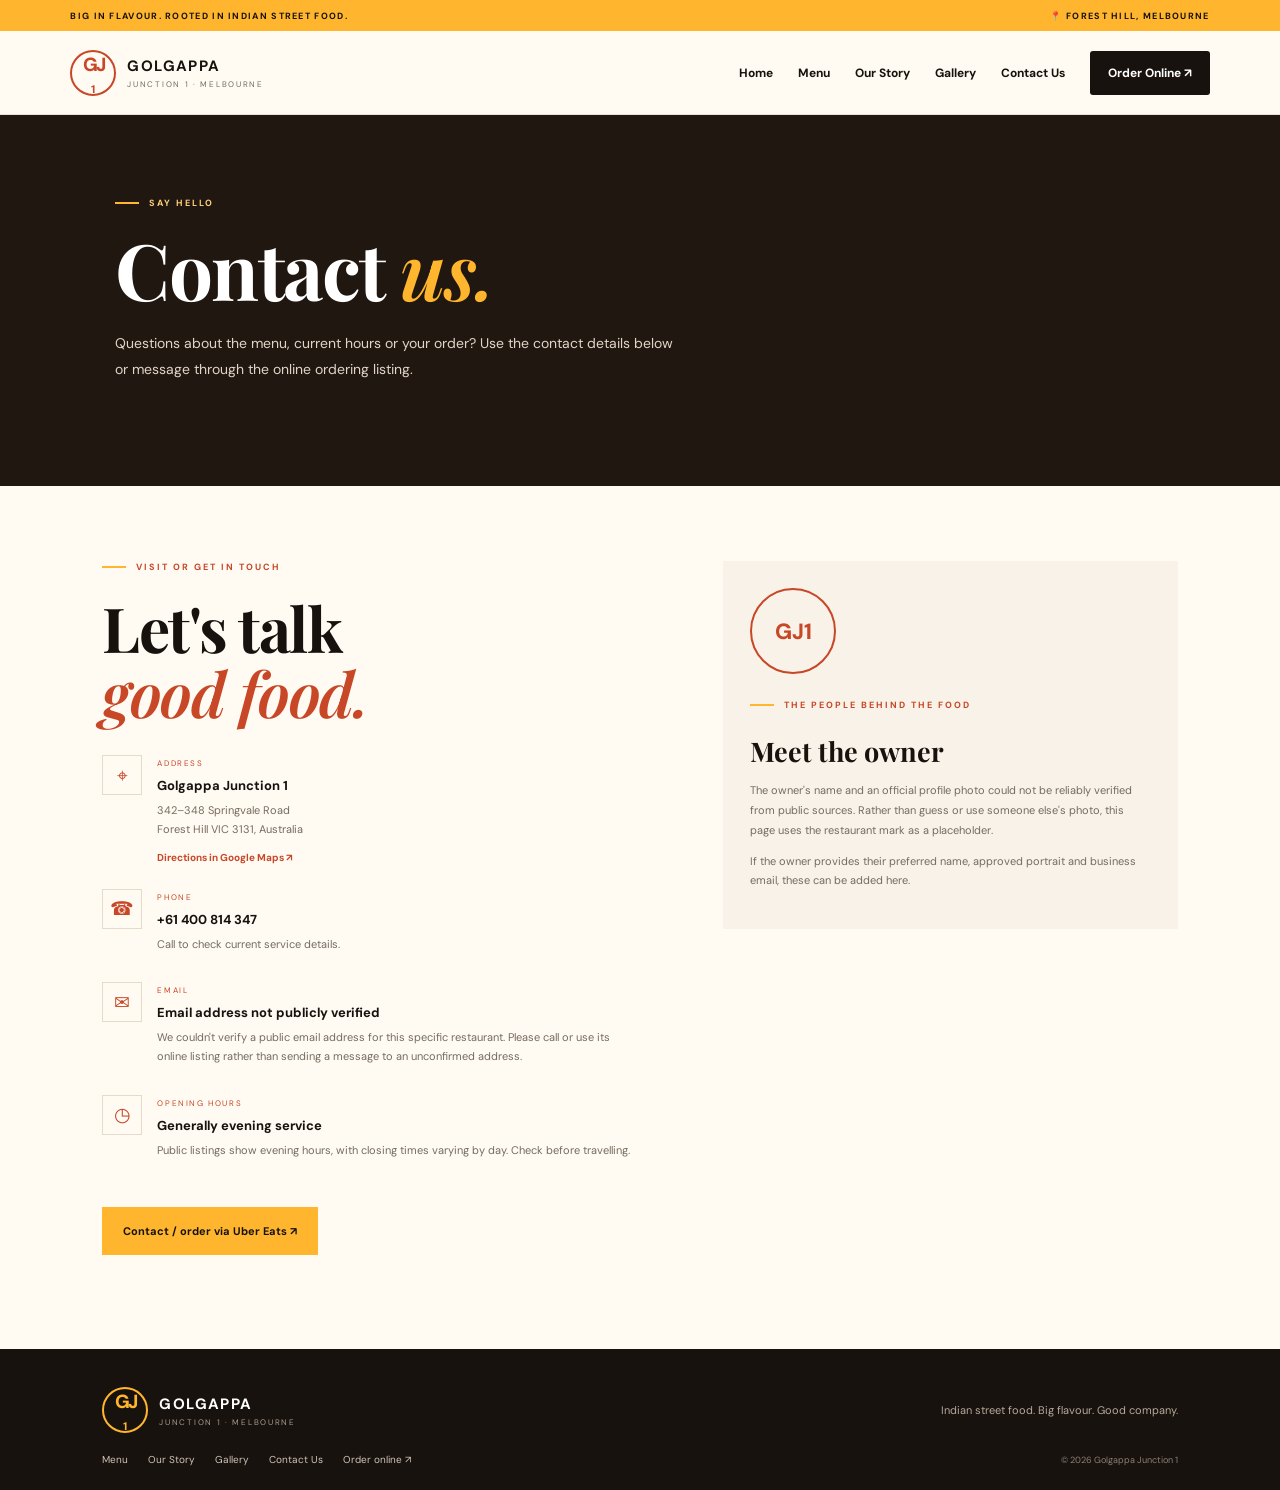
<file: contact.html>
<!doctype html><html lang="en"><head><meta charset="utf-8"><meta name="viewport" content="width=device-width,initial-scale=1"><meta name="description" content="Contact Us — Golgappa Junction 1, Indian street food in Forest Hill, Melbourne."><title>Contact Us | Golgappa Junction 1</title><link rel="preconnect" href="https://fonts.googleapis.com"><link rel="preconnect" href="https://fonts.gstatic.com" crossorigin><link href="https://fonts.googleapis.com/css2?family=DM+Sans:wght@400;500;600;700&family=Playfair+Display:wght@600;700;800&display=swap" rel="stylesheet"><link rel="stylesheet" href="styles.css"><link rel="icon" type="image/png" href="/favicon.png?v=2"></head><body><div class="topline"><span>BIG IN FLAVOUR. ROOTED IN INDIAN STREET FOOD.</span><span>📍 FOREST HILL, MELBOURNE</span></div><header class="site-header"><a class="brand" href="index.html"><span class="brand-mark">GJ<span>1</span></span><span class="brand-copy"><strong>GOLGAPPA</strong><small>JUNCTION 1 · MELBOURNE</small></span></a><button class="menu-toggle" aria-label="Open navigation" aria-expanded="false">☰</button><nav class="nav"><a href="index.html">Home</a><a href="menu.html">Menu</a><a href="about.html">Our Story</a><a href="gallery.html">Gallery</a><a href="contact.html">Contact Us</a><a class="nav-order" href="https://www.ubereats.com/au/store/golgappa-junction-1-forest-hill/Y3SsZR_KSA6_88WtOI086g" target="_blank" rel="noopener">Order Online ↗</a></nav></header><main><section class="page-hero"><p class="eyebrow"><span></span> SAY HELLO</p><h1>Contact <em>us.</em></h1><p>Questions about the menu, current hours or your order? Use the contact details below or message through the online ordering listing.</p></section><section class="contact-layout"><div class="contact-details"><p class="eyebrow dark"><span></span> VISIT OR GET IN TOUCH</p><h2>Let's talk<br><em>good food.</em></h2><div class="contact-item"><span>⌖</span><div><small>ADDRESS</small><strong>Golgappa Junction 1</strong><p>342–348 Springvale Road<br>Forest Hill VIC 3131, Australia</p><a href="https://www.google.com/maps/place/?q=place_id:ChIJvSPCKr4_1moRn_jPxYG_HCA" target="_blank" rel="noopener">Directions in Google Maps ↗</a></div></div><div class="contact-item"><span>☎</span><div><small>PHONE</small><strong><a href="tel:+61400814347">+61 400 814 347</a></strong><p>Call to check current service details.</p></div></div><div class="contact-item"><span>✉</span><div><small>EMAIL</small><strong>Email address not publicly verified</strong><p>We couldn't verify a public email address for this specific restaurant. Please call or use its online listing rather than sending a message to an unconfirmed address.</p></div></div><div class="contact-item"><span>◷</span><div><small>OPENING HOURS</small><strong>Generally evening service</strong><p>Public listings show evening hours, with closing times varying by day. Check before travelling.</p></div></div><a class="btn btn-saffron" href="https://www.ubereats.com/au/store/golgappa-junction-1-forest-hill/Y3SsZR_KSA6_88WtOI086g" target="_blank" rel="noopener">Contact / order via Uber Eats ↗</a></div><div class="contact-side"><div class="owner-card"><div class="owner-avatar">GJ1</div><p class="eyebrow dark"><span></span> THE PEOPLE BEHIND THE FOOD</p><h3>Meet the owner</h3><p>The owner's name and an official profile photo could not be reliably verified from public sources. Rather than guess or use someone else's photo, this page uses the restaurant mark as a placeholder.</p><p class="small-note">If the owner provides their preferred name, approved portrait and business email, these can be added here.</p></div><div class="map-box"><iframe title="Golgappa Junction 1 map" src="https://www.google.com/maps?q=342-348%20Springvale%20Road%2C%20Forest%20Hill%20VIC%203131&output=embed" loading="lazy"></iframe></div></div></section></main><footer class="footer"><a class="brand footer-brand" href="index.html"><span class="brand-mark">GJ<span>1</span></span><span class="brand-copy"><strong>GOLGAPPA</strong><small>JUNCTION 1 · MELBOURNE</small></span></a><p>Indian street food. Big flavour. Good company.</p><div class="footer-links"><a href="menu.html">Menu</a><a href="about.html">Our Story</a><a href="gallery.html">Gallery</a><a href="contact.html">Contact Us</a><a href="https://www.ubereats.com/au/store/golgappa-junction-1-forest-hill/Y3SsZR_KSA6_88WtOI086g" target="_blank" rel="noopener">Order online ↗</a></div><small class="copyright">© <span class="year"></span> Golgappa Junction 1</small></footer><script src="script.js"></script></body></html>
</file>
<file: styles.css>
*{box-sizing:border-box}:root{--ink:#17120e;--cream:#f8f2e8;--paper:#fffaf2;--saffron:#ffb62e;--red:#c74727;--muted:#756b60;--line:#e6dacb}html{scroll-behavior:smooth;scroll-padding-top:90px}body{margin:0;background:var(--paper);color:var(--ink);font-family:"DM Sans",sans-serif}a{color:inherit;text-decoration:none}img{display:block;max-width:100%}.topline{height:31px;background:var(--saffron);display:flex;justify-content:space-between;align-items:center;padding:0 5.5%;font-size:9px;font-weight:700;letter-spacing:1.3px}.site-header{height:84px;padding:0 5.5%;display:flex;align-items:center;justify-content:space-between;background:var(--paper);position:sticky;top:0;z-index:20;border-bottom:1px solid #eadfd2}.brand{display:flex;gap:11px;align-items:center}.brand-mark{width:46px;height:46px;border:2px solid var(--red);border-radius:50%;display:grid;place-items:center;color:var(--red);font-weight:800;font-size:19px;letter-spacing:-2px}.brand-mark span{font-size:11px;letter-spacing:0;align-self:start;margin-top:5px}.brand-copy{display:flex;flex-direction:column;gap:3px}.brand-copy strong{font-size:15px;letter-spacing:1.4px}.brand-copy small{font-size:8px;letter-spacing:1.7px;color:var(--muted)}.nav{display:flex;align-items:center;gap:25px;font-size:12px;font-weight:700}.nav a:hover{color:var(--red)}.nav-order{background:var(--ink);color:white!important;padding:14px 18px;border-radius:3px}.menu-toggle{display:none;background:none;border:0;font-size:26px}.hero{min-height:590px;background:#211711;position:relative;overflow:hidden;color:white;display:flex;align-items:center;padding:72px 9% 90px}.hero-bg{position:absolute;inset:0;background:linear-gradient(90deg,rgba(22,14,10,.96),rgba(22,14,10,.72) 49%,rgba(22,14,10,.18)),url('https://tb-static.uber.com/prod/image-proc/processed_images/edbfd489c1be1e7a0acbe5456879f6b9/5283d81c664b43c5f57a3a186d273063.jpeg') center/cover}.hero-content{position:relative;z-index:1;max-width:600px}.eyebrow{display:flex;align-items:center;gap:10px;font-size:9px;letter-spacing:2px;font-weight:700;color:#ffd17a;margin:0 0 22px}.eyebrow>span{width:24px;height:2px;background:var(--saffron);display:inline-block}.eyebrow.dark{color:var(--red)}h1,h2{font-family:"Playfair Display",Georgia,serif;font-weight:700;letter-spacing:-1.5px;margin:0}h1{font-size:clamp(58px,7.3vw,92px);line-height:.98}h1 em,h2 em{font-weight:600;color:var(--saffron)}.hero-intro,.page-hero>p:not(.eyebrow){font-size:14px;line-height:1.85;color:#e1d5c9;max-width:480px;margin:24px 0 28px}.hero-actions{display:flex;gap:12px;flex-wrap:wrap}.btn{display:inline-flex;align-items:center;justify-content:center;gap:18px;padding:16px 20px;font-size:11px;font-weight:700;border:1px solid transparent;transition:.2s;cursor:pointer}.btn:hover{transform:translateY(-2px)}.btn-saffron{background:var(--saffron);color:var(--ink)}.btn-outline{border-color:#a89a8d;color:white}.btn-dark{background:var(--ink);color:white}.hero-note{display:flex;align-items:center;gap:12px;margin-top:38px}.note-icon{color:var(--saffron);font-size:28px}.hero-note span:last-child{display:flex;flex-direction:column;gap:5px}.hero-note strong{font-size:11px}.hero-note small{font-size:10px;color:#c7b9ac}.hero-stamp{position:absolute;right:9%;top:20%;width:140px;height:140px;border:1px solid var(--saffron);border-radius:50%;display:flex;flex-direction:column;justify-content:center;align-items:center;transform:rotate(10deg);color:var(--saffron);text-align:center}.hero-stamp span,.hero-stamp small{font-size:8px;letter-spacing:2px}.hero-stamp strong{font-family:"Playfair Display";font-size:24px;line-height:1.02;margin:6px}.hero-bottom{position:absolute;bottom:0;left:0;right:0;padding:16px 5.5%;display:flex;justify-content:space-between;border-top:1px solid #514239;font-size:8px;letter-spacing:1.7px;color:#d4c5b6}.section{padding:90px 8%}.section-heading{display:flex;align-items:end;justify-content:space-between;gap:40px;margin-bottom:38px}.section-heading h2,.feature-copy h2,.visit-strip h2,.story-copy h2,.contact-details h2{font-size:clamp(42px,5vw,62px);line-height:1.05}.section-heading h2 em,.visit-strip h2 em,.story-copy h2 em,.contact-details h2 em{color:var(--red)}.section-heading>p{max-width:360px;font-size:13px;line-height:1.8;color:var(--muted);margin:0 0 5px}.feature-cards{display:grid;grid-template-columns:repeat(3,1fr);gap:18px}.feature-card{background:#fff;border:1px solid var(--line);padding-bottom:20px}.feature-card img{width:100%;height:230px;object-fit:cover}.feature-card>span{display:block;font-size:8px;letter-spacing:1.5px;color:var(--red);font-weight:700;margin:18px 17px 8px}.feature-card h3{font-family:"Playfair Display";font-size:22px;margin:0 17px}.section-end{margin-top:32px}.feature-band{display:grid;grid-template-columns:1fr 1fr;background:var(--ink);color:white;min-height:490px}.feature-image{background:#432d20 center/cover;min-height:430px}.feature-copy{padding:75px 12%;align-self:center}.feature-copy h2{font-size:clamp(43px,5vw,62px);line-height:1.06;margin-bottom:22px}.feature-copy h2 em{color:var(--saffron)}.feature-copy>p:not(.eyebrow){font-size:12px;line-height:1.9;color:#c9bcb0;max-width:410px}.text-link{display:inline-flex;gap:30px;padding:15px 0 8px;border-bottom:1px solid var(--saffron);font-size:11px;font-weight:700;margin-top:13px}.text-link span{color:var(--saffron)}.visit-strip{display:flex;justify-content:space-between;align-items:center;gap:25px;padding:70px 8%;background:var(--cream)}.visit-strip h2{margin-bottom:12px}.visit-strip p:not(.eyebrow){font-size:12px;color:var(--muted)}.visit-strip-actions{display:flex;gap:10px;flex-wrap:wrap}.footer{background:#17120e;color:white;padding:38px 8% 24px;display:grid;grid-template-columns:1fr 1fr;align-items:center;gap:20px}.footer-brand .brand-mark{border-color:var(--saffron);color:var(--saffron)}.footer-brand .brand-copy small{color:#aa9b8d}.footer>p{font-size:11px;color:#b7a99b;text-align:right}.footer-links{display:flex;gap:20px;font-size:10px;color:#d1c4b6;flex-wrap:wrap}.copyright{justify-self:end;font-size:9px;color:#8e8073}.page-hero{padding:82px 9% 75px;background:#211711;color:white}.page-hero h1{font-size:clamp(52px,6.5vw,78px)}.page-hero h1 em{color:var(--saffron)}.page-hero>p:not(.eyebrow){max-width:570px}.menu-tools{display:flex;align-items:center;justify-content:space-between;gap:20px;margin-bottom:28px}.category-tabs{display:flex;gap:7px;flex-wrap:wrap}.tab{padding:10px 13px;background:transparent;border:1px solid var(--line);font:600 10px "DM Sans";cursor:pointer;color:#5d5147}.tab.active,.tab:hover{background:var(--ink);color:white;border-color:var(--ink)}.search-box{display:flex;align-items:center;gap:8px;border-bottom:1px solid #bdb0a1;padding:8px 0;min-width:180px}.search-box span{font-size:22px;color:var(--red)}.search-box input{border:0;outline:0;background:transparent;font:11px "DM Sans";width:155px}.menu-grid{display:grid;grid-template-columns:repeat(4,1fr);gap:18px}.food-card{background:white;border:1px solid #eee4d8;transition:.2s}.food-card:hover{transform:translateY(-4px);box-shadow:0 12px 28px #291b1010}.food-card>img{width:100%;height:170px;object-fit:cover}.food-info{padding:16px 14px 18px}.food-title{display:flex;justify-content:space-between;gap:8px;align-items:start}.food-title h3{font-size:13px;line-height:1.4;margin:0}.price{font-size:12px;color:var(--red);font-weight:800;white-space:nowrap}.food-info p{font-size:10px;color:var(--muted);line-height:1.7;min-height:48px;margin:10px 0}.small-order{font-size:10px;font-weight:700;color:var(--red)}.menu-disclaimer{font-size:10px;line-height:1.7;color:#887b6f;margin:25px 0}.center{text-align:center}.story-layout{display:grid;grid-template-columns:1fr 1fr;gap:8%;padding:85px 8%;align-items:center}.story-photo img{width:100%;height:490px;object-fit:cover}.story-copy h2{margin-bottom:24px}.story-copy p:not(.eyebrow){font-size:13px;line-height:1.9;color:var(--muted);margin:0 0 17px}.story-copy .btn{margin-top:10px}.values-row{display:grid;grid-template-columns:repeat(3,1fr);gap:35px;padding:55px 8%;background:var(--cream)}.values-row span{color:var(--red);font-size:27px}.values-row h3{font-family:"Playfair Display";font-size:21px}.values-row p{font-size:12px;line-height:1.7;color:var(--muted)}.gallery-page-grid{padding:65px 8%;display:grid;grid-template-columns:1.2fr 1fr 1fr;gap:17px}.gallery-photo{margin:0;position:relative;min-height:220px;overflow:hidden;background:#332219}.gallery-photo img{width:100%;height:100%;min-height:220px;position:absolute;inset:0;object-fit:cover;transition:transform .3s}.gallery-photo:hover img{transform:scale(1.04)}.gallery-photo:after{content:"";position:absolute;inset:40% 0 0;background:linear-gradient(transparent,#130b08c9)}.gallery-photo figcaption{position:absolute;z-index:1;bottom:17px;left:17px;color:white;font-size:11px;font-weight:700;letter-spacing:.5px}.gallery-photo.tall{grid-row:span 2;min-height:470px}.gallery-photo.tall img{min-height:470px}.gallery-photo.wide{grid-column:span 2}.gallery-note{padding:0 8% 55px}.contact-layout{display:grid;grid-template-columns:1fr .85fr;gap:8%;padding:75px 8% 90px}.contact-details h2{margin-bottom:30px}.contact-item{display:flex;gap:15px;margin:23px 0;align-items:flex-start}.contact-item>span{width:40px;height:40px;border:1px solid var(--line);display:grid;place-items:center;color:var(--red);font-size:19px;flex-shrink:0}.contact-item>div{padding-top:3px}.contact-item small{display:block;font-size:8px;letter-spacing:1.6px;color:var(--red);margin-bottom:6px}.contact-item strong{font-size:13px}.contact-item p{font-size:11px;line-height:1.7;color:var(--muted);margin:6px 0}.contact-item a:not([href^="tel"]){font-size:10px;color:var(--red);font-weight:700}.contact-details>.btn{margin-top:18px}.owner-card{background:var(--cream);padding:27px;margin-bottom:20px}.owner-avatar{width:86px;height:86px;border:2px solid var(--red);border-radius:50%;display:grid;place-items:center;color:var(--red);font-weight:800;font-size:22px;margin-bottom:25px}.owner-card h3{font-family:"Playfair Display";font-size:27px;margin:0 0 12px}.owner-card p:not(.eyebrow){font-size:11px;line-height:1.8;color:var(--muted)}.owner-card .small-note{font-size:10px}.map-box{height:310px}.map-box iframe{width:100%;height:100%;border:0}.small-note{font-size:10px;color:var(--muted)}
@media(max-width:1000px){.nav{gap:14px}.menu-grid{grid-template-columns:repeat(2,1fr)}.food-card>img{height:210px}.hero-stamp{right:5%;width:115px;height:115px}.feature-copy{padding:55px 8%}.section{padding:75px 6%}.story-layout,.contact-layout{padding-left:6%;padding-right:6%}}
@media(max-width:720px){.topline{padding:0 4%;font-size:7px;letter-spacing:.7px}.topline span:last-child{display:none}.site-header{height:72px;padding:0 5%}.brand-mark{width:40px;height:40px}.brand-copy strong{font-size:13px}.menu-toggle{display:block;color:var(--ink)}.nav{display:none;position:absolute;top:72px;left:0;right:0;background:var(--paper);padding:22px 6%;border-bottom:1px solid var(--line);flex-direction:column;align-items:stretch;gap:18px}.nav.open{display:flex}.nav-order{text-align:center}.hero{padding:72px 7% 85px;min-height:620px;align-items:flex-start}.hero-stamp{width:80px;height:80px;right:7%;bottom:93px;top:auto}.hero-stamp span,.hero-stamp small{font-size:6px}.hero-stamp strong{font-size:14px}.hero-content{max-width:100%}h1{font-size:62px}.hero-intro{font-size:13px;max-width:350px}.hero-actions{flex-direction:column;max-width:270px}.hero-note{margin-top:27px}.hero-bottom{font-size:7px;padding:13px 5%;letter-spacing:.8px}.section{padding:65px 5%}.section-heading{display:block}.section-heading>p{margin-top:20px}.feature-cards{grid-template-columns:1fr}.feature-card img{height:230px}.feature-band{grid-template-columns:1fr}.feature-image{min-height:300px}.feature-copy{padding:55px 7%}.visit-strip{padding:55px 6%;display:block}.visit-strip-actions{margin-top:25px}.footer{padding:30px 6% 22px;grid-template-columns:1fr;gap:15px}.footer>p{text-align:left;margin:0}.copyright{justify-self:start}.page-hero{padding:62px 7%}.page-hero h1{font-size:55px}.menu-tools{align-items:stretch;flex-direction:column}.category-tabs{gap:6px}.tab{font-size:9px;padding:9px}.search-box{align-self:flex-start}.menu-grid{gap:11px}.food-card>img{height:145px}.food-info{padding:12px 10px}.food-title h3{font-size:11px}.price{font-size:10px}.food-info p{font-size:9px;min-height:65px}.story-layout{grid-template-columns:1fr;padding:55px 6%;gap:30px}.story-photo img{height:300px}.values-row{grid-template-columns:1fr;gap:15px;padding:35px 7%}.gallery-page-grid{padding:35px 5%;grid-template-columns:1fr 1fr;gap:9px}.gallery-photo{min-height:175px}.gallery-photo img{min-height:175px}.gallery-photo.tall{grid-row:auto;min-height:220px}.gallery-photo.tall img{min-height:220px}.gallery-photo.wide{grid-column:1/-1}.gallery-note{padding:0 5% 35px}.contact-layout{grid-template-columns:1fr;padding:55px 6%;gap:35px}.map-box{height:280px}.feature-copy h2,.section-heading h2,.story-copy h2,.contact-details h2{font-size:47px}}
@media(max-width:380px){h1{font-size:53px}.menu-grid{grid-template-columns:1fr}.food-card>img{height:190px}.food-info p{min-height:0}.hero-bottom span:last-child{display:none}.gallery-page-grid{grid-template-columns:1fr}.gallery-photo.wide{grid-column:auto}}
</file>
